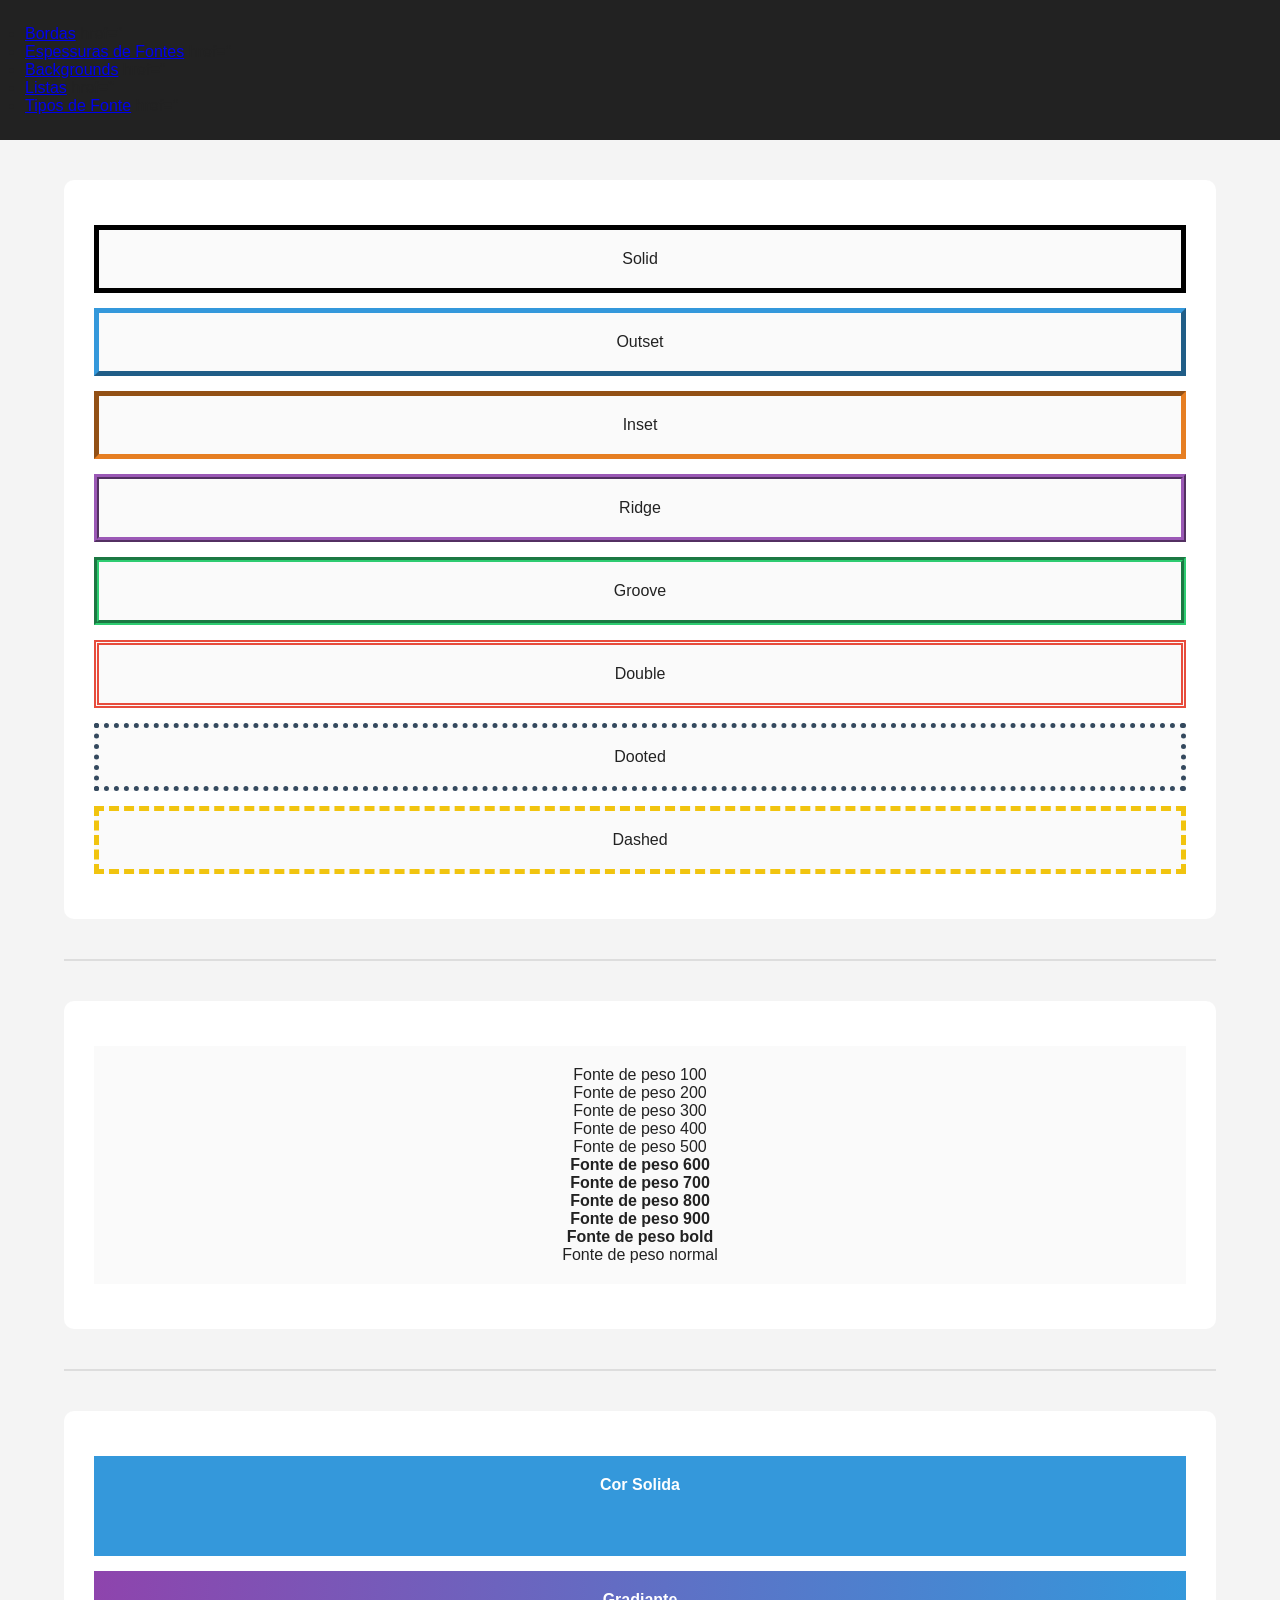
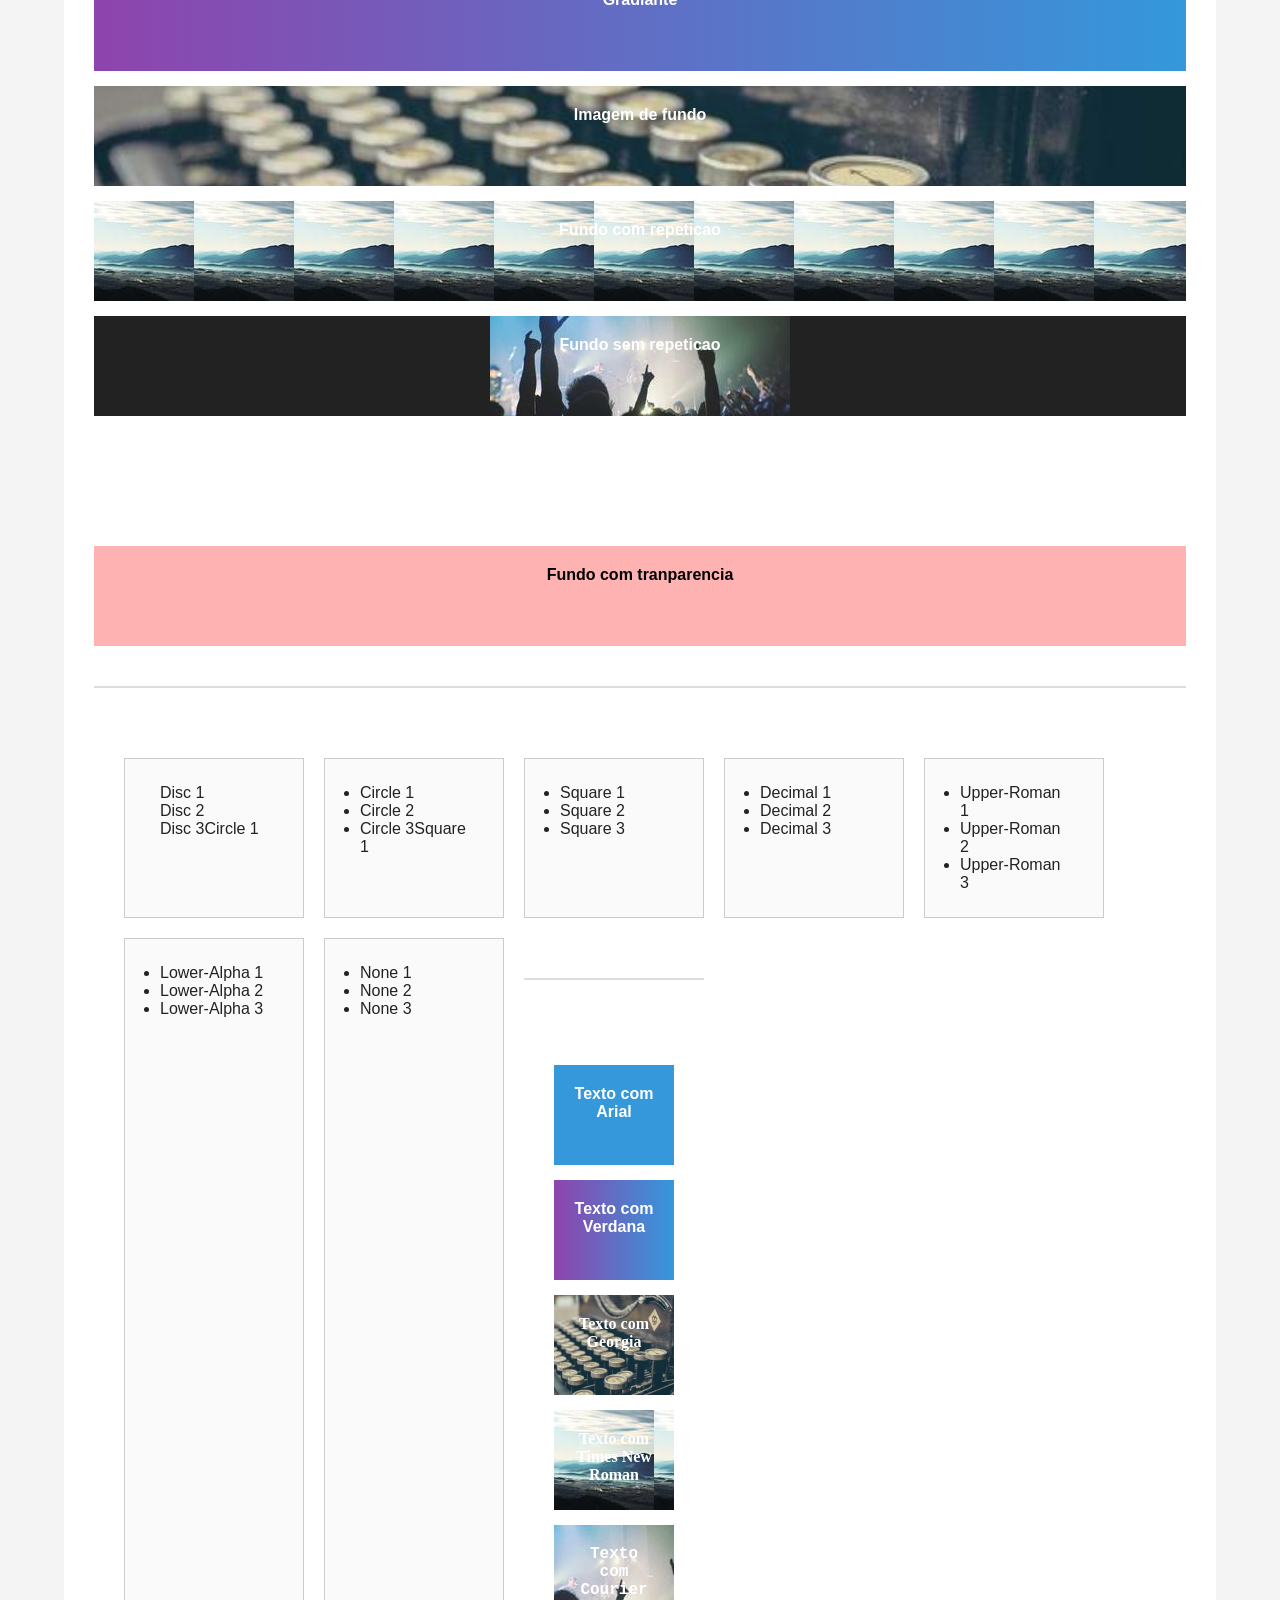
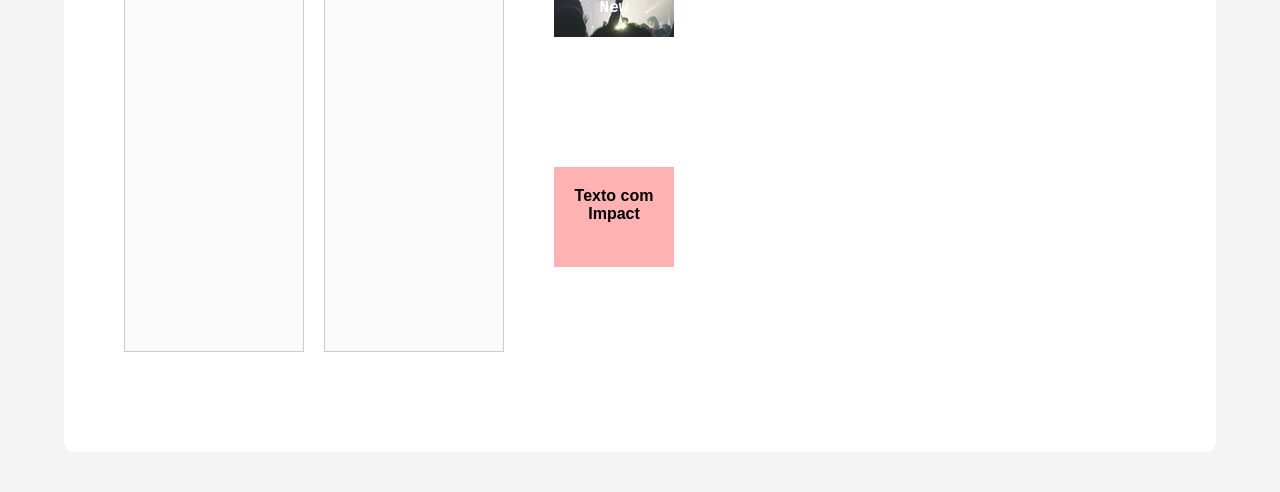
<file: atividade_final_css/index.html>
<!DOCTYPE html>
<html lang="pt-BR"">
<head>
    <meta charset="UTF-8">
    <meta name="viewport" content="width=device-width, initial-scale=1.0">
    <title>Document</title>
    <link rel="stylesheet" href="style/style.css">
</head>
<body>
  <header>
      <ul>
       <li><a href="#bordas">Bordas</a> href="</li>
       <li><a href="#espessura-fontes">Espessuras de Fontes</a> href="</li>
       <li><a href="#backfrounds">Backgrounds</a> href="</li>
       <li><a href="#alistas">Listas</a> href="</li>
       <li><a href="#tipos-fontes">Tipos de Fonte</a> href="</li>
      </ul>
    </nav>
    <nav>
  </header>


<main>
      <section class="secao bordas">
              <article>
                <p>Solid</p>
              </article>
              <article>
                <p>Outset</p>
              </article>
              <article>
                <p>Inset</p>
              </article>
              <article>
                <p>Ridge</p>
              </article>
              <article>
                <p>Groove</p>
              </article>
              <article>
                <p>Double</p>
              </article>
              <article>
                <p>Dooted</p>
              </article>
              <article>
                <p>Dashed</p>
              </article>
        </section>
             <hr>

             <section id="Espessura-fontes" class="secao Espessura-fontes">
                <article>
                             <p class="peso-100" >Fonte de peso 100</p>
                <p class="peso-200" >Fonte de peso 200</p>
                <p class="peso-300" >Fonte de peso 300</p>
                <p class="peso-400" >Fonte de peso 400</p>
                <p class="peso-500" >Fonte de peso 500</p>
                <p class="peso-600" >Fonte de peso 600</p>
                <p class="peso-700" >Fonte de peso 700</p>
                <p class="peso-800" >Fonte de peso 800</p>
                <p class="peso-900" >Fonte de peso 900</p>
                <p class="peso-bold" >Fonte de peso bold</p>
                <p class="peso-normal" >Fonte de peso normal</p>
                </article>
              </section>

          <hr>

         <section id="backgrounds" class="secao backgrounds">
            <article>
              <p>Cor Solida</p>
            </article>
            <article>
              <p>Gradiante</p>
            </article>
            <article>
              <p>Imagem de fundo</p>
            </article>
            <article>
              <p>Fundo com repeticao</p>
            </article>
            <article>
              <p>Fundo sem repeticao</p>
            </article>
            <article>
              <p>Fundo fixo</p>
            </article>
            <article>
              <p>Fundo com tranparencia</p>
            </article>
        <section>

   <hr> 

      <section id="listas" class="secao listas">
       <ul>
        <li>Disc 1</li>
        <li>Disc 2</li>
        <li>Disc 3Circle 1</li>
       </ul>
       <ul>
        <li>Circle 1</li>
        <li>Circle 2</li>
        <li>Circle 3Square 1</li>
       </ul>
       <ul>
        <li>Square 1</li>
        <li>Square 2</li>
        <li>Square 3</li>
       </ul>
       <ul>
        <li>Decimal 1</li>
        <li>Decimal 2</li>
        <li>Decimal 3</li>
      </ul>   
      <ul>
        <li>Upper-Roman 1</li>
        <li>Upper-Roman 2</li>
        <li>Upper-Roman 3</li>
       </ul> 
      <ul>     
        <li>Lower-Alpha 1</li>
        <li>Lower-Alpha 2</li>
        <li>Lower-Alpha 3</li>
       </ul>
       <ul>
        <li>None 1</li>
        <li>None 2</li>
        <li>None 3</li>
       </ul>
         <section>

     <hr>

    <section id="tipos-fontes" class="secao tipos-fontes">
      <article>
        <p>Texto com Arial</p>
      </article>
      <article>
        <p>Texto com Verdana</p>
      </article>
      <article>
        <p>Texto com Georgia</p>
      </article>
      <article>
        <p>Texto com Times New Roman</p>
      </article>
      <article>
        <p>Texto com Courier New </p>
      </article>
      <article>
        <p>Texto com Trebuchet MS</p>
      </article>
      <article>
        <p>Texto com Impact</p>
        </p>
      </article>
    </section>
     

     <section>
     <main>
</body>
</html>
</file>
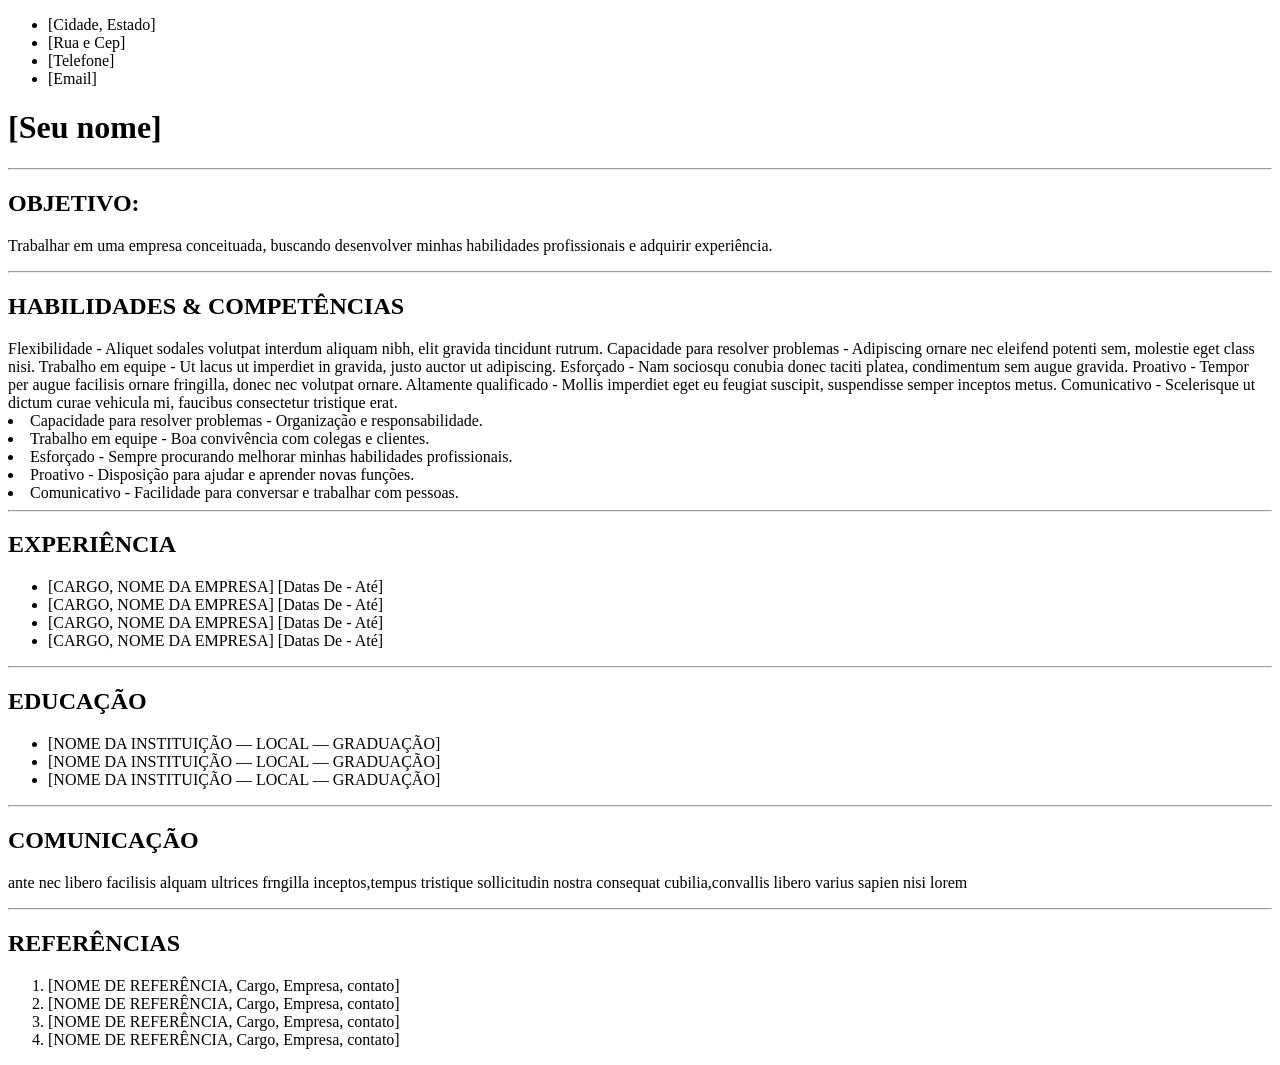
<file: curriculo_html/index.html>
<!DOCTYPE html>
<html lang="pt-br">
 
<head>
    <meta charset="UTF-8">
    <title>Currículo</title>
</head>
 
<body>
 
    <ul>
        <li>[Cidade, Estado]</li>
        <li>[Rua e Cep]</li>
        <li>[Telefone]</li>
        <li>[Email]</li>
    </ul>
 
    <h1>[Seu nome]</h1>
 
    <hr>
 
    <h2>OBJETIVO:</h2>
 
    <p>
        Trabalhar em uma empresa conceituada,
        buscando desenvolver minhas habilidades
        profissionais e adquirir experiência.
    </p>
 
    <hr>
 
    <h2>HABILIDADES & COMPETÊNCIAS</h2>
 
     
        </body>
            Flexibilidade - Aliquet sodales volutpat interdum aliquam nibh, elit gravida tincidunt rutrum.
            Capacidade para resolver problemas - Adipiscing ornare nec eleifend potenti sem, molestie eget class nisi.
            Trabalho em equipe - Ut lacus ut imperdiet in gravida, justo auctor ut adipiscing.
            Esforçado - Nam sociosqu conubia donec taciti platea, condimentum sem augue gravida.
            Proativo - Tempor per augue facilisis ornare fringilla, donec nec volutpat ornare.
            Altamente qualificado - Mollis imperdiet eget eu feugiat suscipit, suspendisse semper inceptos metus.
            Comunicativo - Scelerisque ut dictum curae vehicula mi, faucibus consectetur tristique erat.
        
</hr>
 
        <li>
            Capacidade para resolver problemas -
            Organização e responsabilidade.
        </li>
 
        <li>
            Trabalho em equipe - Boa convivência
            com colegas e clientes.
        </li>
 
        <li>
            Esforçado - Sempre procurando melhorar
            minhas habilidades profissionais.
        </li>
 
        <li>
            Proativo - Disposição para ajudar
            e aprender novas funções.
        </li>
 
        <li>
            Comunicativo - Facilidade para conversar
            e trabalhar com pessoas.
        </li>
   
 
    <hr>
 
    <h2>EXPERIÊNCIA</h2>
 
    <ul>
        <li>
            [CARGO, NOME DA EMPRESA]
            [Datas De - Até]
        </li>
 
        <li>
            [CARGO, NOME DA EMPRESA]
            [Datas De - Até]
        </li>
 
        <li>
            [CARGO, NOME DA EMPRESA]
            [Datas De - Até]
        </li>
 
        <li>
            [CARGO, NOME DA EMPRESA]
            [Datas De - Até]
        </li>
    </ul>
 
    <hr>
 
    <h2>EDUCAÇÃO</h2>
 
    <ul>
        <li>
            [NOME DA INSTITUIÇÃO — LOCAL — GRADUAÇÃO]
        </li>
 
        <li>
            [NOME DA INSTITUIÇÃO — LOCAL — GRADUAÇÃO]
        </li>
 
        <li>
            [NOME DA INSTITUIÇÃO — LOCAL — GRADUAÇÃO]
        </li>
    </ul>
 
    <hr>
 
    <h2>COMUNICAÇÃO</h2>
 
    <p>
        ante nec libero facilisis alquam ultrices frngilla inceptos,tempus tristique sollicitudin nostra  consequat cubilia,convallis libero varius sapien nisi lorem
    </p>
 
    <hr>
 
    <h2>REFERÊNCIAS</h2>
 
    <ol>
        <li>
            [NOME DE REFERÊNCIA, Cargo,
            Empresa, contato]
        </li>
 
        <li>
            [NOME DE REFERÊNCIA, Cargo,
            Empresa, contato]
        </li>
 
        <li>
            [NOME DE REFERÊNCIA, Cargo,
            Empresa, contato]
        </li>
 
        <li>
            [NOME DE REFERÊNCIA, Cargo,
            Empresa, contato]
        </li>
    </ol>
 
</body>
 
</html>
</file>
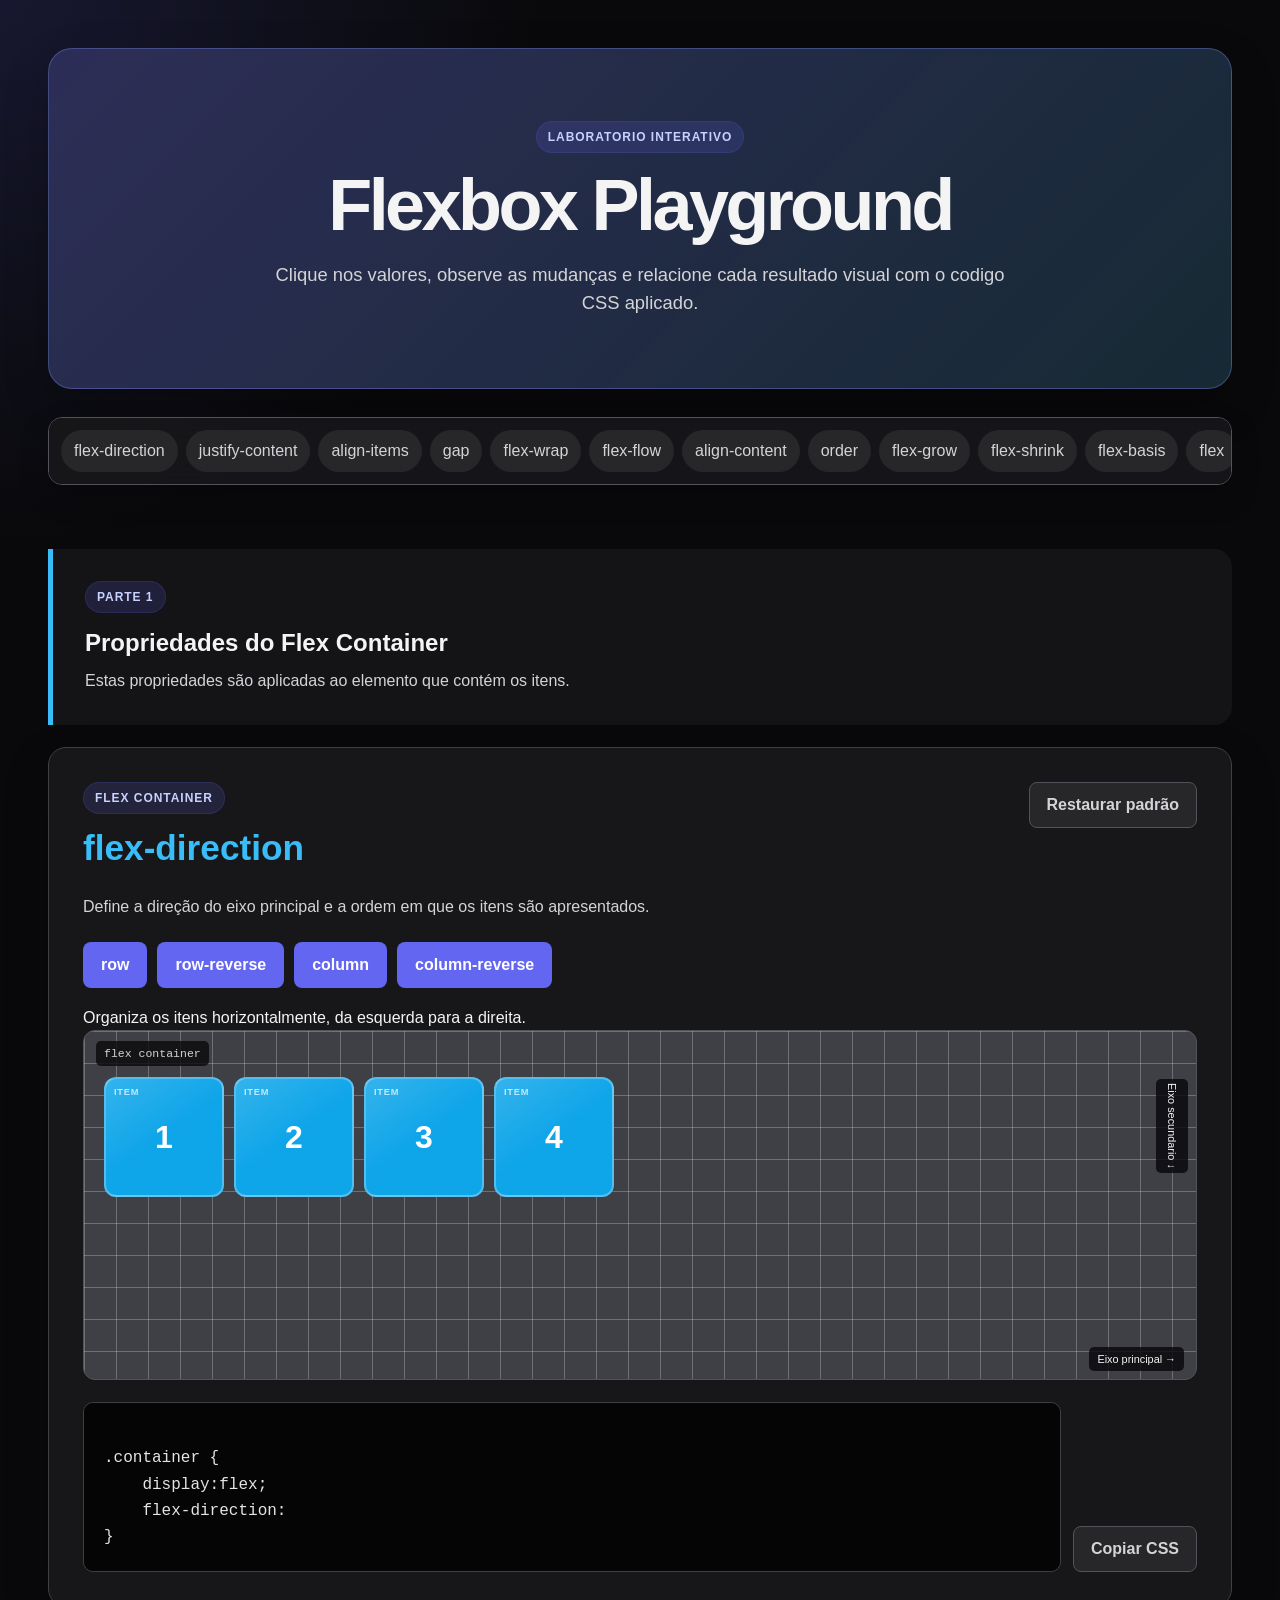
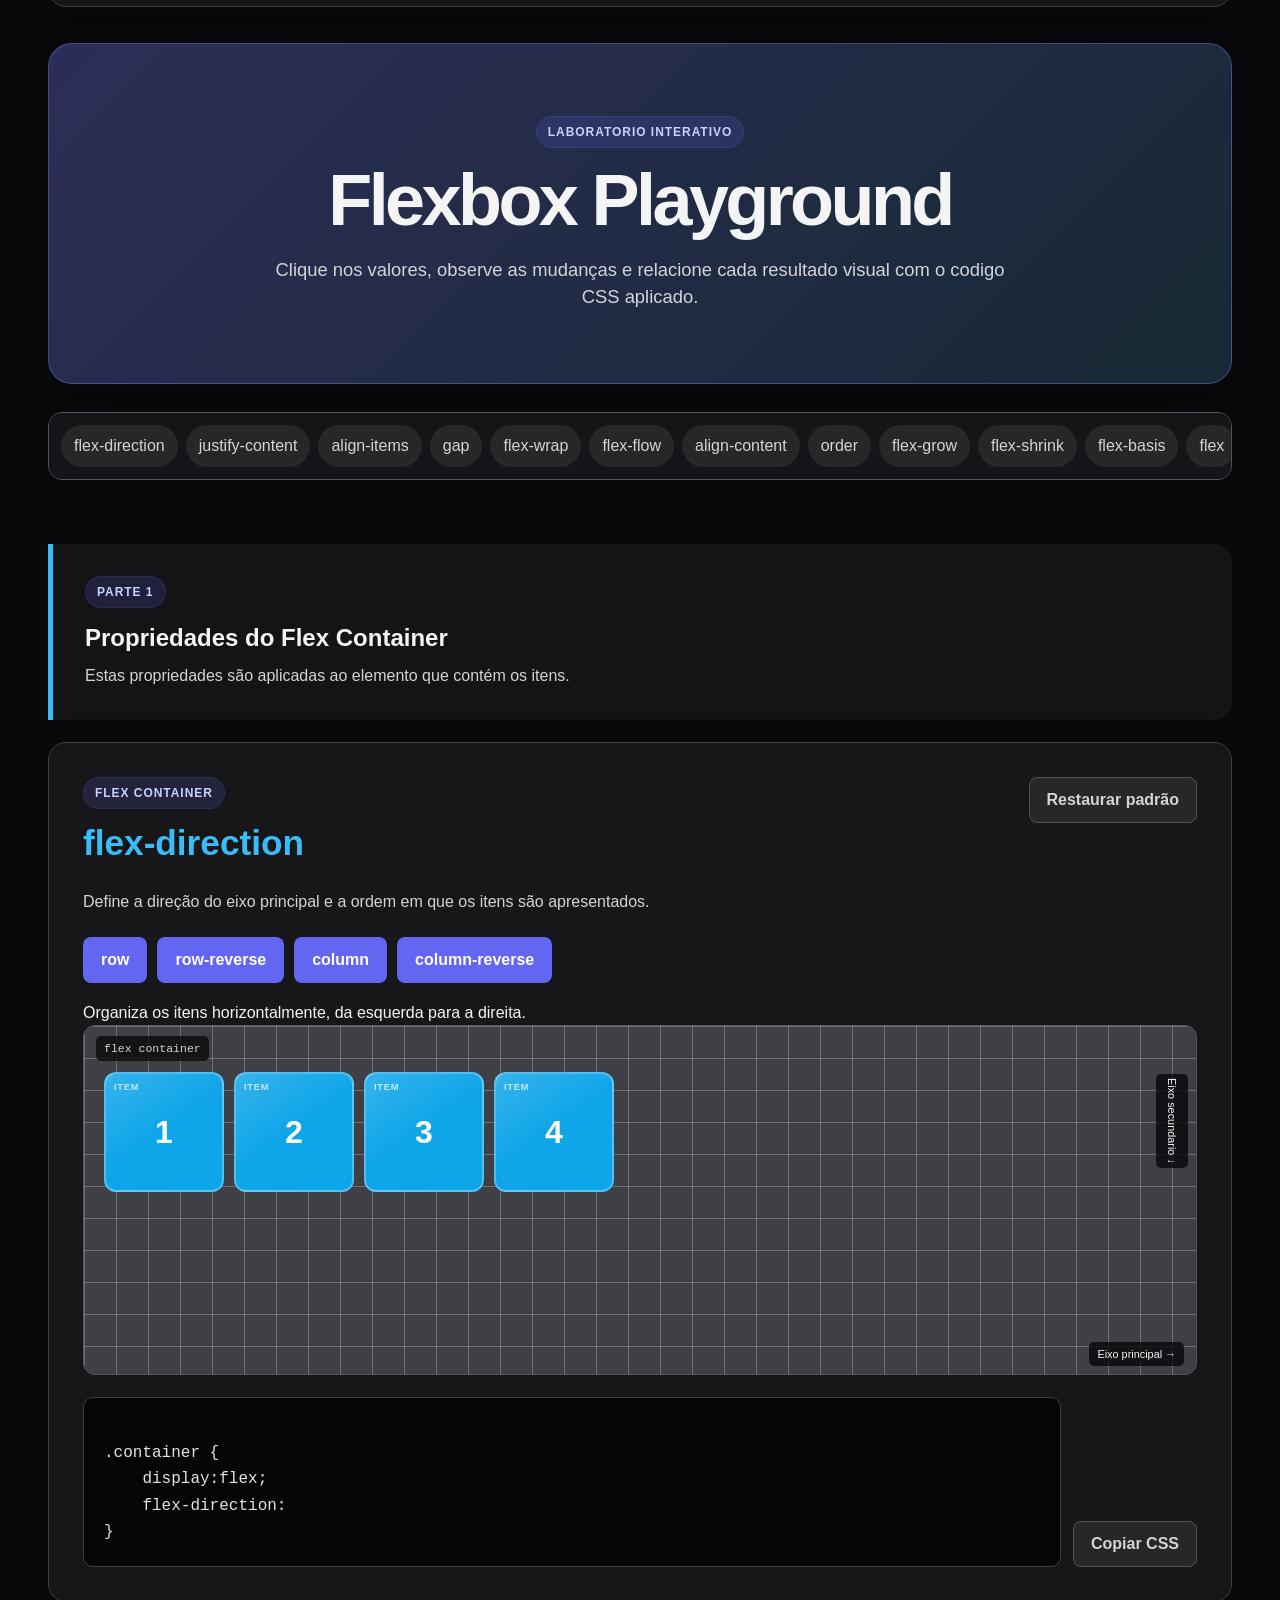
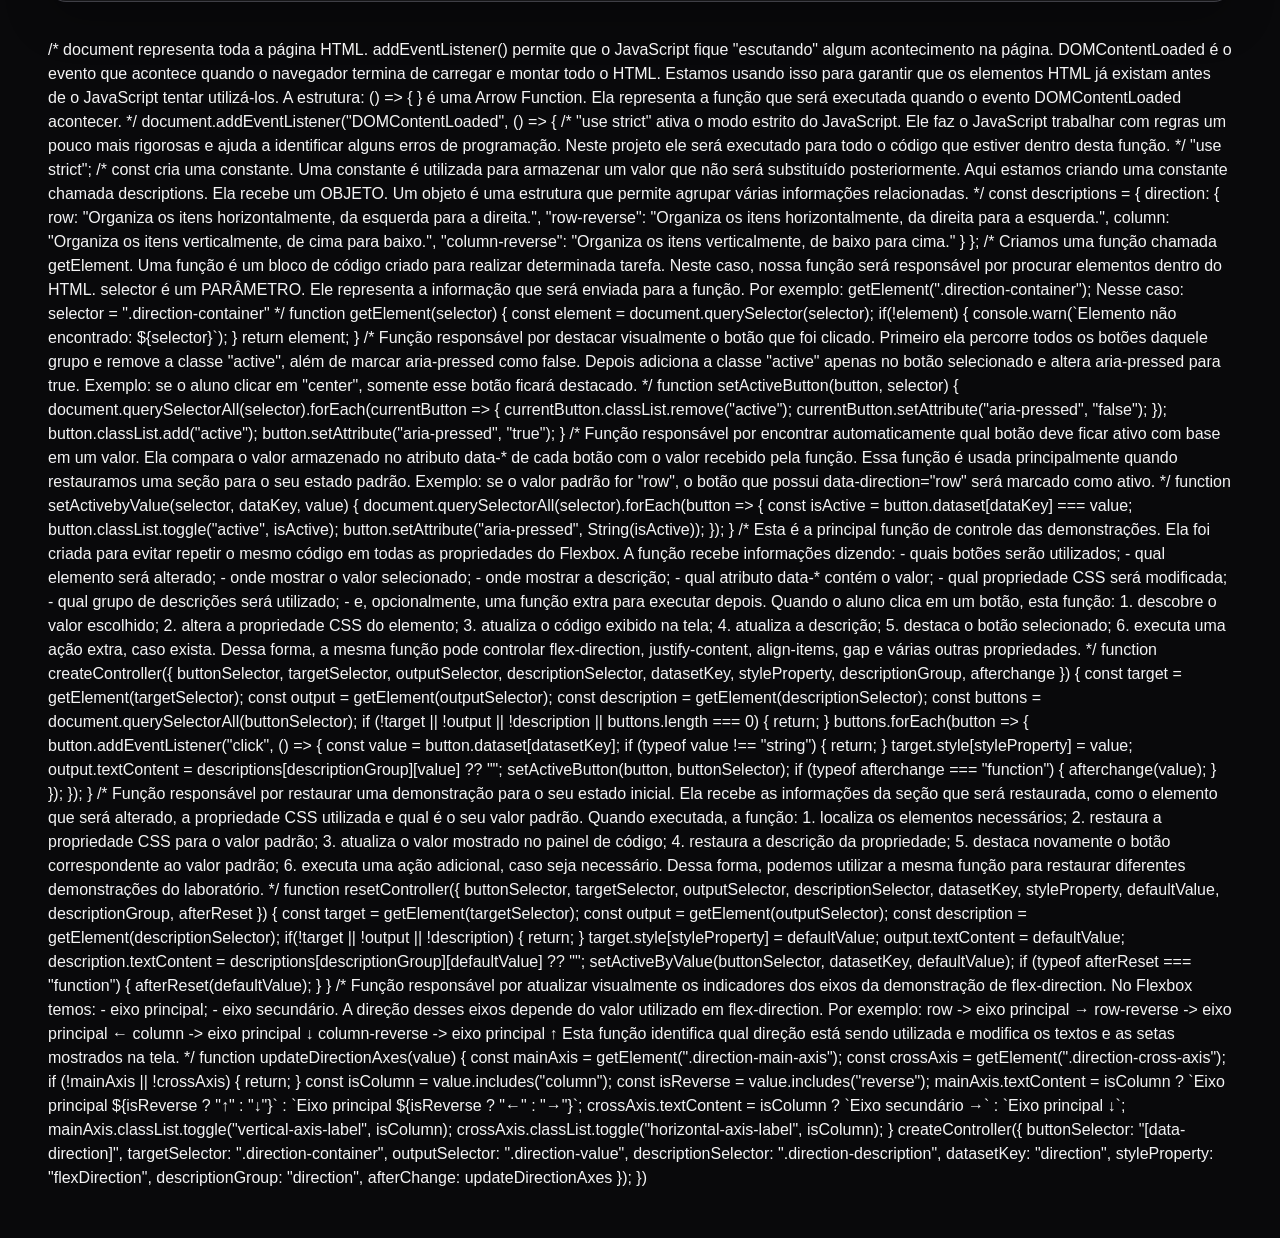
<file: flexbox/index.html>
<!-- Define que o documento utiliza HTML5. Deve ser a primeira declaracao do arquivo -->
<!DOCTYPE html>
<!-- A tag htmlenvolve toda a pagina. lang="pt-BR" informa o idioma para navegadores e leitores de tela. -->
<html lang="pt-BR">
    <!-- O head guarda configuracoes e informacoes que nao aparecem diretamente no conteudo visual -->
<head>
    <!-- Permite utilizar acentos, cedilha e outros caracteres especiais corretamente. -->
    <meta charset="UTF-8">
    <!-- Faz o layout respeitar a largura real de celulares, tablets e computadores. -->
    <meta name="viewport" content="width=device-width, initial-scale=1.0">
    <!-- Descrição usada por mecanismos de busca e no compartilhamento do link -->
    <meta name="description" content="Laboratorio interativo para aprender e praticar as principais propriedades do CSS  Flexbox">
    <!-- Texto exibido na aba do navegador -->
    <title>Laboratorio Flexbox</title>
    <!-- Conecta o HTML ao arquivo CSS responsavel pela aparencia da pagina -->
    <link rel="stylesheet" href="style/style.css">
</head>
<!-- O body contém todo o conteudo visivel da pagina -->
<body>
 
    <!-- ===================================================
         CABEÇALHO PRINCIPAL
         Apresenta o nome e a proposta do laboratório.
    =================================================== -->
    <header class="page-header">
        <!-- Pequeno rótulo visual acima do título principal -->
        <span class="page-label">Laboratorio interativo</span>
        <!-- h1 é o título principal e deve representar o assunto da página. -->
        <h1>Flexbox Playground</h1>
        <p>
            Clique nos valores, observe as mudanças e relacione cada resultado visual com o codigo CSS aplicado.
        </p>
    </header>
 
    <!-- ===================================================
         NAVEGAÇÃO INTERNA
         cada link aponta para o id de uma seção da pagina.
         arial-label descreve o menu para tecnologias assistivas.
    =================================================== -->
 
    <nav class="property-navigation" aria-label="Navegação das propriedades do Flexbox">
        <a href="#flex-direction">flex-direction</a>
        <a href="#justify-content">justify-content</a>
        <a href="#align-items">align-items</a>
        <a href="#gap">gap</a>
        <a href="#flex-wrap">flex-wrap</a>
        <a href="#flex-flow">flex-flow</a>
        <a href="#align-content">align-content</a>
        <a href="#order">order</a>
        <a href="#flex-grow">flex-grow</a>
        <a href="#flex-shrink">flex-shrink</a>
        <a href="#flex-basis">flex-basis</a>
        <a href="#flex">flex</a>
        <a href="#align-self">align-self</a>
        <a href="#desafio">desafio</a>
    </nav>
 
    <!-- O main reune o conteudo principal do laboratorio -->
     <main>
        <!-- ===================================================
         PARTE 1 - PROPRIEDADES DO FLEX CONTAINER
         São aplicadas ao elemento pai, responsavel po organizar os itens.
        =================================================== -->
        <header class="group-header">
            <span>Parte 1</span>
            <h2>Propriedades do Flex Container</h2>
            <p>Estas propriedades são aplicadas ao elemento que contém os itens.</p>
        </header>
 
        <!-- ===========================================
            SEÇÃO: flex-direction
            Define a direção do eixo principal e a ordem inicial dos itens.
            O id permite acessar esta seção pelo menu de navegação
        =========================================== -->
        <section class="demo" id="flex-direction">
            <!-- Agrupa o título da propriedade e o botão que restaura o valor inicial. -->
             <div class="demo-heading">
                <div>
                    <span class="property-type">Flex Container</span>
                    <h2>flex-direction</h2>
                </div>
                <button type="button" class="reset-button" data-reset-section="direction">Restaurar padrão</button>
             </div>
 
             <p class="demo-introduction">
                Define a direção do eixo principal e a ordem em que os itens são apresentados.
             </p>
 
             <!--
                Grupo de botões com os valores da propriedade.
                role="group" e arial-label ajudam leitores de tela.
                data-* guarda o valor que será lido pelo JavaScript.
                aria-pressed informs qual botão está ativo.
             -->
                <div class="buttons" role="group" aria-label="Valores de flex-direction">
                    <button type="button" data-direction="row" aria-pressed="true">row</button>
                    <button type="button" data-direction="row-reverse" aria-pressed="false">row-reverse</button>
                    <button type="button" data-direction="column" aria-pressed="false">column</button>
                    <button type="button" data-direction="column-reverse" aria-pressed="false">column-reverse</button>
                </div>
 
                <!--
                Descrição atualizada pelo JavaScript conforme o botão escolhido.
                aria-live="polite" permite anunciar a mudança para leitores de tela.
                -->
 
                <p class="property-descripition direction-descript" aria-live="polite">
                    Organiza os itens horizontalmente, da esquerda para a direita.
                </p>
 
                <!--
                    Área visual da demontração.
                    A classe container recebe display:flex no CSS.
                    A segunda classe identifica a propriedade demonstrada.
                -->
                <div class="container direction-container" id="direction-container">
                    <span class="container-label">flex container</span>
                    <!-- Indicadores dos eixos; o JavaScript atualiza as setas nesta seção-->
                    <span class="axis axis-main direction-main-axis">Eixo principal →</span>
                    <span class="axis axis-cross direction-cross-axis">Eixo secundario ↓</span>
                    <!-- Cada elemento .item é um flex Item. Os números facilitam observar ordem e posição -->
                     <div><span class="item">1</span></div>
                     <div><span class="item">2</span></div>
                     <div><span class="item">3</span></div>
                     <div><span class="item">4</span></div>
                </div>
 
                <!--
                    Mostra o CSS correspondente ao valor selecionado.
                    pre preserva espaços e quebras linha; code identifica código-fonte.
                    O botão usa data-copy-property e data-copy-target para copiar o resultado.
                -->
                <div class="code-wrapper">
                    <pre class="code"><code>.container {
    display:flex;
    flex-direction: <strong class="direction-value" aria-live="polite"></strong>
}</code></pre>
                <button type="button" class="copy-button" data-copy-property="flex-direction"
                    data-copy-targed=".direction-value">Copiar CSS</button>
            </div>
        </section>
     </main>
</body>
</html><!-- Define que o documento utiliza HTML5. Deve ser a primeira declaracao do arquivo -->
<!DOCTYPE html>
<!-- A tag htmlenvolve toda a pagina. lang="pt-BR" informa o idioma para navegadores e leitores de tela. -->
<html lang="pt-BR">
    <!-- O head guarda configuracoes e informacoes que nao aparecem diretamente no conteudo visual -->
<head>
    <!-- Permite utilizar acentos, cedilha e outros caracteres especiais corretamente. -->
    <meta charset="UTF-8">
    <!-- Faz o layout respeitar a largura real de celulares, tablets e computadores. -->
    <meta name="viewport" content="width=device-width, initial-scale=1.0">
    <!-- Descrição usada por mecanismos de busca e no compartilhamento do link -->
    <meta name="description" content="Laboratorio interativo para aprender e praticar as principais propriedades do CSS  Flexbox">
    <!-- Texto exibido na aba do navegador -->
    <title>Laboratorio Flexbox</title>
    <!-- Conecta o HTML ao arquivo CSS responsavel pela aparencia da pagina -->
    <link rel="stylesheet" href="style/style.css">
</head>
<!-- O body contém todo o conteudo visivel da pagina -->
<body>
 
    <!-- ===================================================
         CABEÇALHO PRINCIPAL
         Apresenta o nome e a proposta do laboratório.
    =================================================== -->
    <header class="page-header">
        <!-- Pequeno rótulo visual acima do título principal -->
        <span class="page-label">Laboratorio interativo</span>
        <!-- h1 é o título principal e deve representar o assunto da página. -->
        <h1>Flexbox Playground</h1>
        <p>
            Clique nos valores, observe as mudanças e relacione cada resultado visual com o codigo CSS aplicado.
        </p>
    </header>
 
    <!-- ===================================================
         NAVEGAÇÃO INTERNA
         cada link aponta para o id de uma seção da pagina.
         arial-label descreve o menu para tecnologias assistivas.
    =================================================== -->
 
    <nav class="property-navigation" aria-label="Navegação das propriedades do Flexbox">
        <a href="#flex-direction">flex-direction</a>
        <a href="#justify-content">justify-content</a>
        <a href="#align-items">align-items</a>
        <a href="#gap">gap</a>
        <a href="#flex-wrap">flex-wrap</a>
        <a href="#flex-flow">flex-flow</a>
        <a href="#align-content">align-content</a>
        <a href="#order">order</a>
        <a href="#flex-grow">flex-grow</a>
        <a href="#flex-shrink">flex-shrink</a>
        <a href="#flex-basis">flex-basis</a>
        <a href="#flex">flex</a>
        <a href="#align-self">align-self</a>
        <a href="#desafio">desafio</a>
    </nav>
 
    <!-- O main reune o conteudo principal do laboratorio -->
     <main>
        <!-- ===================================================
         PARTE 1 - PROPRIEDADES DO FLEX CONTAINER
         São aplicadas ao elemento pai, responsavel po organizar os itens.
        =================================================== -->
        <header class="group-header">
            <span>Parte 1</span>
            <h2>Propriedades do Flex Container</h2>
            <p>Estas propriedades são aplicadas ao elemento que contém os itens.</p>
        </header>
 
        <!-- ===========================================
            SEÇÃO: flex-direction
            Define a direção do eixo principal e a ordem inicial dos itens.
            O id permite acessar esta seção pelo menu de navegação
        =========================================== -->
        <section class="demo" id="flex-direction">
            <!-- Agrupa o título da propriedade e o botão que restaura o valor inicial. -->
             <div class="demo-heading">
                <div>
                    <span class="property-type">Flex Container</span>
                    <h2>flex-direction</h2>
                </div>
                <button type="button" class="reset-button" data-reset-section="direction">Restaurar padrão</button>
             </div>
 
             <p class="demo-introduction">
                Define a direção do eixo principal e a ordem em que os itens são apresentados.
             </p>
 
             <!--
                Grupo de botões com os valores da propriedade.
                role="group" e arial-label ajudam leitores de tela.
                data-* guarda o valor que será lido pelo JavaScript.
                aria-pressed informs qual botão está ativo.
             -->
                <div class="buttons" role="group" aria-label="Valores de flex-direction">
                    <button type="button" data-direction="row" aria-pressed="true">row</button>
                    <button type="button" data-direction="row-reverse" aria-pressed="false">row-reverse</button>
                    <button type="button" data-direction="column" aria-pressed="false">column</button>
                    <button type="button" data-direction="column-reverse" aria-pressed="false">column-reverse</button>
                </div>
 
                <!--
                Descrição atualizada pelo JavaScript conforme o botão escolhido.
                aria-live="polite" permite anunciar a mudança para leitores de tela.
                -->
 
                <p class="property-descripition direction-descript" aria-live="polite">
                    Organiza os itens horizontalmente, da esquerda para a direita.
                </p>
 
                <!--
                    Área visual da demontração.
                    A classe container recebe display:flex no CSS.
                    A segunda classe identifica a propriedade demonstrada.
                -->
                <div class="container direction-container" id="direction-container">
                    <span class="container-label">flex container</span>
                    <!-- Indicadores dos eixos; o JavaScript atualiza as setas nesta seção-->
                    <span class="axis axis-main direction-main-axis">Eixo principal →</span>
                    <span class="axis axis-cross direction-cross-axis">Eixo secundario ↓</span>
                    <!-- Cada elemento .item é um flex Item. Os números facilitam observar ordem e posição -->
                     <div><span class="item">1</span></div>
                     <div><span class="item">2</span></div>
                     <div><span class="item">3</span></div>
                     <div><span class="item">4</span></div>
                </div>
 
                <!--
                    Mostra o CSS correspondente ao valor selecionado.
                    pre preserva espaços e quebras linha; code identifica código-fonte.
                    O botão usa data-copy-property e data-copy-target para copiar o resultado.
                -->
                <div class="code-wrapper">
                    <pre class="code"><code>.container {
    display:flex;
    flex-direction: <strong class="direction-value" aria-live="polite"></strong>
}</code></pre>
                <button type="button" class="copy-button" data-copy-property="flex-direction"
                    data-copy-targed=".direction-value">Copiar CSS</button>
            </div>
        </section>
        
     </main>

<script src="js/script.js"></script>


</body>
</html>

/*
    document representa toda a página HTML.
 
    addEventListener() permite que o JavaScript fique "escutando"
    algum acontecimento na página.
 
    DOMContentLoaded é o evento que acontece quando o navegador
    termina de carregar e montar todo o HTML.
 
    Estamos usando isso para garantir que os elementos HTML já
    existam antes de o JavaScript tentar utilizá-los.
 
    A estrutura:
 
    () => {
 
    }
 
    é uma Arrow Function.
 
    Ela representa a função que será executada quando o evento
    DOMContentLoaded acontecer.
*/
 
document.addEventListener("DOMContentLoaded", () => {
   
    /*
        "use strict" ativa o modo estrito do JavaScript.
 
        Ele faz o JavaScript trabalhar com regras um pouco mais
        rigorosas e ajuda a identificar alguns erros de programação.
 
        Neste projeto ele será executado para todo o código que
        estiver dentro desta função.
    */
    "use strict";
 
    /*
        const cria uma constante.
 
        Uma constante é utilizada para armazenar um valor que não
        será substituído posteriormente.
 
        Aqui estamos criando uma constante chamada descriptions.
 
        Ela recebe um OBJETO.
 
        Um objeto é uma estrutura que permite agrupar várias
        informações relacionadas.
    */
    const descriptions = {
        direction: {
            row: "Organiza os itens horizontalmente, da esquerda para a direita.",
            "row-reverse": "Organiza os itens horizontalmente, da direita para a esquerda.",
            column: "Organiza os itens verticalmente, de cima para baixo.",
            "column-reverse": "Organiza os itens verticalmente, de baixo para cima."
        }
    };
 
    /*
        Criamos uma função chamada getElement.
 
        Uma função é um bloco de código criado para realizar
        determinada tarefa.
 
        Neste caso, nossa função será responsável por procurar
        elementos dentro do HTML.
 
        selector é um PARÂMETRO.
 
        Ele representa a informação que será enviada para a função.
 
        Por exemplo:
 
        getElement(".direction-container");
 
        Nesse caso:
 
        selector = ".direction-container"
    */
    function getElement(selector) {
        const element = document.querySelector(selector);
 
        if(!element) {
            console.warn(`Elemento não encontrado: ${selector}`);
        }
 
        return element;
    }
 
    /*
        Função responsável por destacar visualmente o botão que foi clicado.
 
        Primeiro ela percorre todos os botões daquele grupo e remove
        a classe "active", além de marcar aria-pressed como false.
 
        Depois adiciona a classe "active" apenas no botão selecionado
        e altera aria-pressed para true.
 
        Exemplo:
        se o aluno clicar em "center", somente esse botão ficará destacado.
    */
    function setActiveButton(button, selector) {
        document.querySelectorAll(selector).forEach(currentButton => {
            currentButton.classList.remove("active");
            currentButton.setAttribute("aria-pressed", "false");
        });
 
        button.classList.add("active");
        button.setAttribute("aria-pressed", "true");
    }
 
    /*
        Função responsável por encontrar automaticamente qual botão
        deve ficar ativo com base em um valor.
 
        Ela compara o valor armazenado no atributo data-* de cada botão
        com o valor recebido pela função.
 
        Essa função é usada principalmente quando restauramos uma seção
        para o seu estado padrão.
 
        Exemplo:
        se o valor padrão for "row", o botão que possui
        data-direction="row" será marcado como ativo.
    */
   function setActivebyValue(selector, dataKey, value) {
    document.querySelectorAll(selector).forEach(button => {
        const isActive = button.dataset[dataKey] === value;
 
        button.classList.toggle("active", isActive);
        button.setAttribute("aria-pressed", String(isActive));
    });
   }
 
   /*
        Esta é a principal função de controle das demonstrações.
 
        Ela foi criada para evitar repetir o mesmo código em todas
        as propriedades do Flexbox.
 
        A função recebe informações dizendo:
 
        - quais botões serão utilizados;
        - qual elemento será alterado;
        - onde mostrar o valor selecionado;
        - onde mostrar a descrição;
        - qual atributo data-* contém o valor;
        - qual propriedade CSS será modificada;
        - qual grupo de descrições será utilizado;
        - e, opcionalmente, uma função extra para executar depois.
 
        Quando o aluno clica em um botão, esta função:
 
        1. descobre o valor escolhido;
        2. altera a propriedade CSS do elemento;
        3. atualiza o código exibido na tela;
        4. atualiza a descrição;
        5. destaca o botão selecionado;
        6. executa uma ação extra, caso exista.
 
        Dessa forma, a mesma função pode controlar flex-direction,
        justify-content, align-items, gap e várias outras propriedades.
    */
    function createController({
        buttonSelector,
        targetSelector,
        outputSelector,
        descriptionSelector,
        datasetKey,
        styleProperty,
        descriptionGroup,
        afterchange
    }) {
        const target = getElement(targetSelector);
        const output = getElement(outputSelector);
        const description = getElement(descriptionSelector);
        const buttons = document.querySelectorAll(buttonSelector);
 
        if (!target || !output || !description || buttons.length === 0) {
            return;
        }
 
        buttons.forEach(button => {
            button.addEventListener("click", () => {
                const value = button.dataset[datasetKey];
 
                if (typeof value !== "string") {
                    return;
                }
 
                target.style[styleProperty] = value;
                output.textContent = descriptions[descriptionGroup][value] ?? "";
                setActiveButton(button, buttonSelector);
 
                if (typeof afterchange === "function") {
                    afterchange(value);
                }
            });
        });
    }
 
    /*
        Função responsável por restaurar uma demonstração
        para o seu estado inicial.
 
        Ela recebe as informações da seção que será restaurada,
        como o elemento que será alterado, a propriedade CSS
        utilizada e qual é o seu valor padrão.
 
        Quando executada, a função:
 
        1. localiza os elementos necessários;
        2. restaura a propriedade CSS para o valor padrão;
        3. atualiza o valor mostrado no painel de código;
        4. restaura a descrição da propriedade;
        5. destaca novamente o botão correspondente ao valor padrão;
        6. executa uma ação adicional, caso seja necessário.
 
        Dessa forma, podemos utilizar a mesma função para restaurar
        diferentes demonstrações do laboratório.
    */
    function resetController({
        buttonSelector,
        targetSelector,
        outputSelector,
        descriptionSelector,
        datasetKey,
        styleProperty,
        defaultValue,
        descriptionGroup,
        afterReset
    }) {
        const target = getElement(targetSelector);
        const output = getElement(outputSelector);
        const description = getElement(descriptionSelector);
 
        if(!target || !output || !description) {
            return;
        }
 
        target.style[styleProperty] = defaultValue;
        output.textContent = defaultValue;
        description.textContent = descriptions[descriptionGroup][defaultValue] ?? "";
        setActiveByValue(buttonSelector, datasetKey, defaultValue);
 
        if (typeof afterReset === "function") {
            afterReset(defaultValue);
        }
    }
 
    /*
        Função responsável por atualizar visualmente os indicadores
        dos eixos da demonstração de flex-direction.
 
        No Flexbox temos:
 
        - eixo principal;
        - eixo secundário.
 
        A direção desses eixos depende do valor utilizado em
        flex-direction.
 
        Por exemplo:
 
        row            -> eixo principal →
        row-reverse    -> eixo principal ←
        column         -> eixo principal ↓
        column-reverse -> eixo principal ↑
 
        Esta função identifica qual direção está sendo utilizada
        e modifica os textos e as setas mostrados na tela.
    */
 
    function updateDirectionAxes(value) {
        const mainAxis = getElement(".direction-main-axis");
        const crossAxis = getElement(".direction-cross-axis");
 
        if (!mainAxis || !crossAxis) {
            return;
        }
 
        const isColumn = value.includes("column");
        const isReverse = value.includes("reverse");
 
        mainAxis.textContent = isColumn
            ? `Eixo principal ${isReverse ? "↑" : "↓"}`
            : `Eixo principal ${isReverse ? "←" : "→"}`;
       
        crossAxis.textContent = isColumn
        ? `Eixo secundário →`
        : `Eixo principal ↓`;
 
        mainAxis.classList.toggle("vertical-axis-label", isColumn);
        crossAxis.classList.toggle("horizontal-axis-label", isColumn);
    }
 
    createController({
        buttonSelector: "[data-direction]",
        targetSelector: ".direction-container",
        outputSelector: ".direction-value",
        descriptionSelector: ".direction-description",
        datasetKey: "direction",
        styleProperty: "flexDirection",
        descriptionGroup: "direction",
        afterChange: updateDirectionAxes
    });
})
</file>
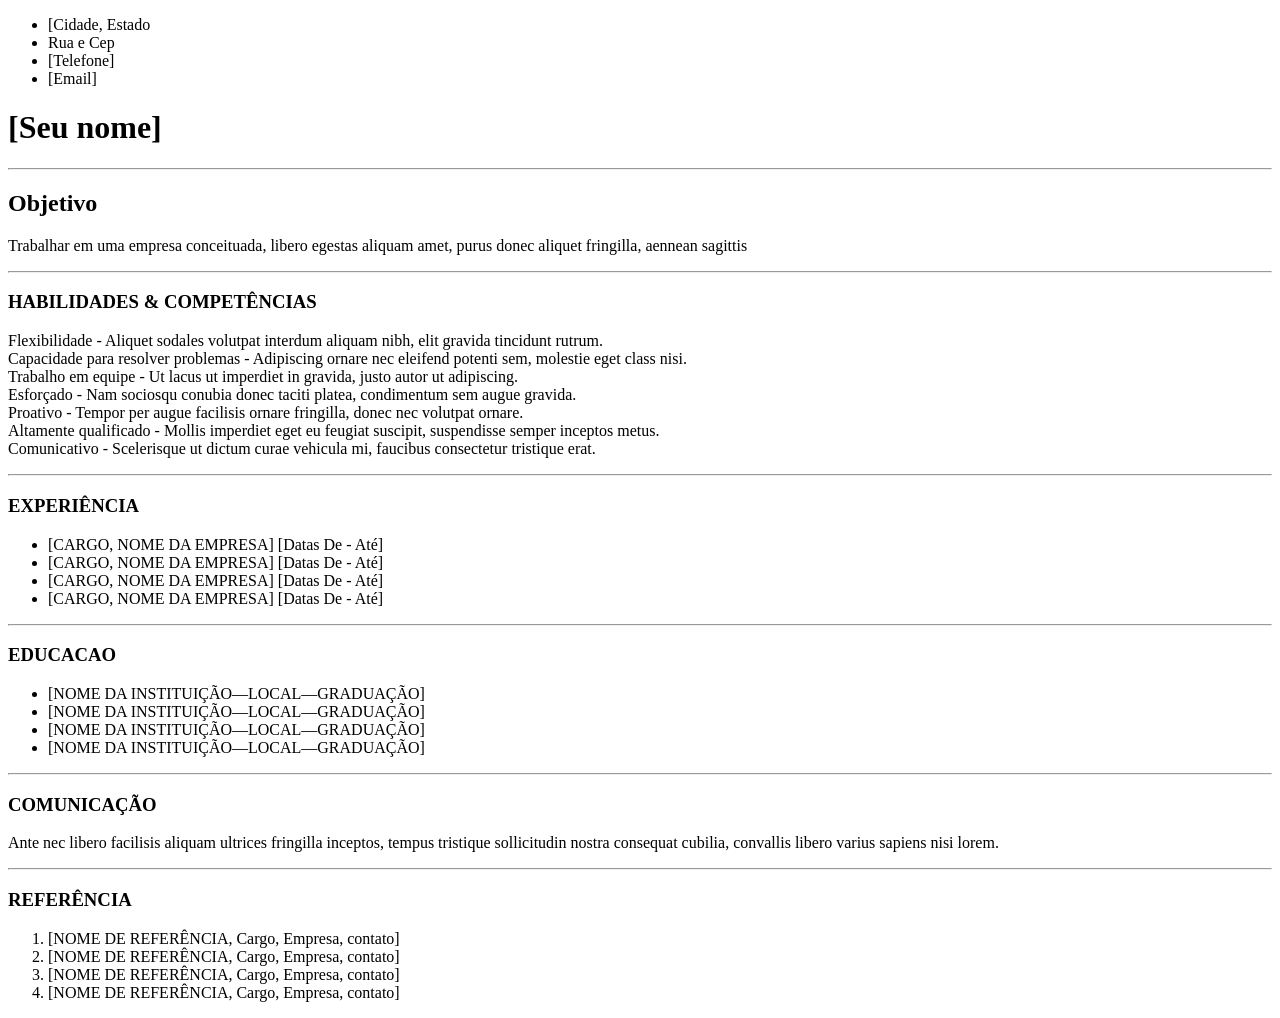
<file: curriculo_html/correcao.html>
<!DOCTYPE html>
<html lang="en">
<head>
    <meta charset="UTF-8">
    <meta name="viewport" content="width=device-width, initial-scale=1.0">
    <title>Document</title>
</head>
<body>
    <!-- <ul> define uma lista não ordenada-->
    <ul>
       <li>[Cidade, Estado</li> <!--<li> informa o conteudo da lista-->
        <li>Rua e Cep</li>
        <li>[Telefone]</li>
        <li>[Email]</li>
    </ul>
    <h1>[Seu nome]</h1>
    <hr>
 
    <h2>Objetivo</h2>
    <p> Trabalhar em uma empresa conceituada, libero egestas aliquam amet, purus donec aliquet fringilla, aennean sagittis</p>
    <hr>
 
    <dl>
        <dt>
            <h3>HABILIDADES & COMPETÊNCIAS</h3>
        </dt>
        <dd></dd>Flexibilidade - Aliquet sodales volutpat interdum aliquam nibh, elit gravida tincidunt rutrum.
        <dd></dd>Capacidade para resolver problemas - Adipiscing ornare nec eleifend potenti sem, molestie eget class nisi.
        <dd></dd>Trabalho em equipe - Ut lacus ut imperdiet in gravida, justo autor ut adipiscing.
        <dd></dd>Esforçado - Nam sociosqu conubia donec taciti platea, condimentum sem augue gravida.
        <dd></dd>Proativo - Tempor per augue facilisis ornare fringilla, donec nec volutpat ornare.
        <dd></dd>Altamente qualificado - Mollis imperdiet eget eu feugiat suscipit, suspendisse semper inceptos metus.
        <dd></dd>Comunicativo - Scelerisque ut dictum curae vehicula mi, faucibus consectetur tristique erat.
    </dl>
    <hr>
    

  <h3>EXPERIÊNCIA</h3>
  <ul>
     <li>[CARGO, NOME DA EMPRESA] [Datas De - Até]</li>
     <li>[CARGO, NOME DA EMPRESA] [Datas De - Até]</li>
     <li>[CARGO, NOME DA EMPRESA] [Datas De - Até]</li>
     <li>[CARGO, NOME DA EMPRESA] [Datas De - Até]</li>
     </ul>
     <hr>
     


</body>
</body>
</html>

  <h3>EDUCACAO</h3>
  <ul>
     <li>[NOME DA INSTITUIÇÃO—LOCAL—GRADUAÇÃO]</li>
     <li>[NOME DA INSTITUIÇÃO—LOCAL—GRADUAÇÃO]</li>
     <li>[NOME DA INSTITUIÇÃO—LOCAL—GRADUAÇÃO]</li>
     <li>[NOME DA INSTITUIÇÃO—LOCAL—GRADUAÇÃO]</li>
     </ul>
     <hr>

     <h3>COMUNICAÇÃO</h3>
     <P>Ante nec libero facilisis aliquam ultrices fringilla inceptos, tempus tristique sollicitudin nostra consequat
    cubilia, convallis libero varius sapiens nisi lorem.</p>
    <hr>


<h3>REFERÊNCIA</h3>
<ol>
     <li>[NOME DE REFERÊNCIA, Cargo, Empresa, contato]</li>
     <li>[NOME DE REFERÊNCIA, Cargo, Empresa, contato]</li>
     <li>[NOME DE REFERÊNCIA, Cargo, Empresa, contato]</li>
     <li>[NOME DE REFERÊNCIA, Cargo, Empresa, contato]</li>
<ol>
 <body>
 <html>
</file>
<file: atividade_final_css/style/style.css>
* {
    padding: 0;
    margin: 0;
    box-sizing: border-box;
}
 
body {
    font-family: Arial, sans-serif;
    background-color: #f4f4f4;
    color: #222;
}
 
header {
    background-color: #222;
    padding: 25px;
    position: sticky;
    top: 0;
}
 
nav ul {
    display: flex;
    gap: 25px;
    justify-content: center;
    list-style: none;
}
 
nav a {
    color: white;
    text-decoration: none;
    font-weight: bold;
}
 
nav a:hover {
    color: #00bcd4;
}
 
main {
    width: 90%;
    margin: 30px auto;
}
 
.secao {
    margin: 40px 0;
    padding: 30px;
    background-color: white;
    border-radius: 10px;
}
article {
    padding: 20px;
    margin: 15px 0;
    text-align: center;
    background-color: #fafafa;
}
 
/* BORDAS */
 
.bordas article:nth-child(1) {
    border: 5px solid #000;
}
 
.bordas article:nth-child(2) {
    border: 5px outset #3498db;
}
 
.bordas article:nth-child(3) {
    border: 5px inset #e67e22;
}
 
.bordas article:nth-child(4) {
    border: 5px ridge #9b59b6;
}
 
.bordas article:nth-child(5) {
    border: 5px groove #2ecc71;
}
 
.bordas article:nth-child(6) {
    border: 5px double #e74c3c;
}
 
.bordas article:nth-child(7) {
    border: 5px dotted #34495e;
}
 
.bordas article:nth-child(8) {
    border: 5px dashed #f1c40f;
}
 
/*espessuras das fontes*/
 
 
.peso-100 {
    font-weight: 100
}
 
.peso-200 {
    font-weight: 200
}
 
.peso-300 {
    font-weight: 300
}
 
 
.peso-400 {
    font-weight: 400
}
 
 
.peso-500 {
    font-weight: 500
}
 
 
.peso-600 {
    font-weight: 600
}
 
 
.peso-700 {
    font-weight: 700
}
 
 
.peso-800 {
    font-weight: 800
}
 
 
.peso-900 {
    font-weight: 900
}
 
 
.peso-bold {
    font-weight: bold
}
 
 
.peso-normal {
    font-weight: normal
}
 
/* BACKGROUNS */
 
.backgrounds article {
    min-height: 100px;
    color: white;
    font-weight: bold;
}
 
.backgrounds article:nth-child(1) {
    background-color: #3498db;
}
 
.backgrounds article:nth-child(2) {
    background: linear-gradient(to right, #8e44ad, #3498db);
}
 
.backgrounds article:nth-child(3) {
    background-image: url(../image/cover.jpg);
    background-size: cover;
    background-position: center;
}
 
.backgrounds article:nth-child(4) {
    background-image: url(../image/repeat.jpg);
    background-repeat: repeat;
}
 
.backgrounds article:nth-child(5) {
    background-image: url(../image/no-repeat.jpg);
    background-repeat: no-repeat;
    background-position: center;
    background-color: #222;
}
 
.backgrounds article:nth-child(6) {
    background-image: url(../image/fixed.jpg);
    background-attachment: fixed;
    background-size: cover;
    background-position: center;
}
 
.backgrounds article:nth-child(7) {
    background-color: rgba(255, 0, 0, 0.3);
    color: #000;
}
 /* opacity:0.3; */
 
 /* LISTAS */
 
 .listas {
    display: grid;
    grid-template-columns:  repeat(auto-fit, minmax(180px, 1px));
    gap: 20px;
}
 
.listas ul {
    background-color: #fafafa;
    padding: 25px 35px;
    border: 1px solid #ccc;
}
 
.listas ul:nth-child(1) {
    list-style-type: disc;
}
 
.listas ul:nth-child(1) {
    list-style-type: circle;
}
 
.listas ul:nth-child(1) {
    list-style-type: square;
}
 
.listas ul:nth-child(1) {
    list-style-type: decimal;
}
 
.listas ul:nth-child(1) {
    list-style-type: upper-alpha;
}
 
.listas ul:nth-child(1) {
    list-style-type: upper-alpha;
}
 
.listas ul:nth-child(1) {
    list-style-type: none;
}
 
/* TIPOS DE FONTES */
 
.tipos-fontes article:nth-child(1) {
    font-family: Arial, sans-serif;
}
 
.tipos-fontes article:nth-child(2) {
    font-family: Verdana, sans-serif;
}
 
.tipos-fontes article:nth-child(3) {
    font-family: Georgia, serif;
}
 
.tipos-fontes article:nth-child(4) {
    font-family: 'Times New Roman', serif;
}
 
.tipos-fontes article:nth-child(5) {
    font-family: 'Courier New', monospace;
}
 
.tipos-fontes article:nth-child(6) {
    font-family: "Trebuchet MS", sans-serif
}
 
.tipos-fontes article:nth-child(7) {
    font-family: Impact, sans-serif;
}




/* LINHA SEPARADORA */


hr {
  margin: 40px 0;
   border: none;
   height: 2px;
   background-color: #ddd;
}


/* RESPONSIVEL */


  @media (max-width: 768px) {
    nav ul {
        flex-direction: column;
        align-items: center;
    }

    main {
        width: 95%;
  }

}
</file>
<file: flexbox/style/style.css>
/* ===========================================
   Configurações gerais
=========================================== */
 
:root {
    color-scheme: dark;
    --backgroud: #09090b;
    --surface: #18181b;
    --surface-soft: #27272a;
    --surface-highlight: #3f3f46;
    --border: #52525b;
    --text: #f4f4f5;
    --text-muted: #d4d4d8;
    --primary: #6366f1;
    --primary-hover: #818cf8;
    --accent: #38bdf8;
    --success: #22c55e;
    --warning: #f59e0b;
    --danger: #ef4444;
    --item: #0ea5e9;
    --item-select: #f97316;
    --radius-small: 8px;
    --radius-medium: 12px;
    --radius-large: 18px;
    --shadow: 0 18px 45px rgba(0, 0, 0, 0.24);
}
 
* {
    margin: 0;
    padding: 0;
    box-sizing: border-box;
}
 
html {
    scroll-behavior: smooth;
    scroll-padding-top: 100px;
}
 
body {
    min-height: 100vh;
    padding: clamp(16px, 4vw, 48px);
    color: var(--text);
    background:
        radial-gradient(circle at top left,
            rgba(99, 102, 241, 0.16),
            transparent 34rem),
        var(--backgroud);
        font-family: Inter, Arial, Arial, Helvetica, sans-serif;
        line-height: 1.5;
}
 
button,
select {
    font: inherit;
}
 
button,
a,
select {
    -webkit-tap-highlight-color: transparent;
}
 
button:focus-visible,
a:focus-visible,
select:focus-visible {
    outline: 3px solid #facc15;
    outline-offset: 3px;
}
 
/* ===========================================
   Cabeçalho e navegação
=========================================== */
 
.page-header {
    max-width: 1200px;
    margin: 0 auto 28px;
    padding: clamp(28px, 6vw, 72px);
    text-align: center;
    background:
        linear-gradient(
            135deg, rgba(99, 102, 241, 0.28),
            rgba(14, 165, 233, 0.12)
        ),
        var(--surface);
    border: 1px solid rgba(129, 140, 248, 0.35);
    border-radius: 24px;
    box-shadow: var(--shadow);
}
 
.page-label,
.property-type,
.group-header span {
    display: inline-flex;
    align-items: center;
    width: fit-content;
    padding: 6px 11px;
    color: #c7d2fe;
    background-color: rgba(99, 102, 241, 0.16);
    border: 1px solid rgba(99, 102, 241, 0.16);
    border-radius: 999px;
    font-size: 0.75rem;
    font-weight: 700;
    letter-spacing: 0.08em;
    text-transform: uppercase;
}
 
.page-header h1 {
    margin-top: 16px;
    font-size: clamp(2rem, 7vw, 4.5rem);
    line-height: 1;
    letter-spacing: -0.05em;
}
 
.page-header p {
    max-width: 760px;
    margin: 20px auto 0;
    color: var(--text-muted);
    font-size: clamp(1rem, 2vw, 1.15rem);
}
 
.property-navigation {
    position: sticky;
    top: 12px;
    z-index: 20;
    display: flex;
    gap: 8px;
    flex-wrap: nowrap;
    max-width: 1200px;
    margin: 0 auto 36px;
    padding: 12px;
    overflow-x: auto;
    background-color: rgba(24, 24, 27, 0.9);
    border: 1px solid var(--border);
    border-radius: 14px;
    box-shadow: 0 12px 30px rgba(0, 0, 0, 0.2);
    backdrop-filter: blur(14px);
}
 
.property-navigation a {
    flex: 0 0 auto;
    padding: 8px 12px;
    color: var(--text-muted);
    background-color: var(--surface-soft);
    border: 1px solid transparent;
    border-radius: 999px;
    text-decoration: none;
    font-size: 0.85;
    transition: 0.2s;
}
 
.property-navigation a:hover {
    color: white;
    background-color: var(--primary);
    border-color: var(--primary-hover);
}
 
/* ===========================================
   Grupos e seções
=========================================== */
 
main {
    max-width: 1200px;
    margin: 0 auto;
}
 
.group-header {
    margin: 64px 0 22px;
    padding: clamp(20px, 4vw, 32px);
    background-color: rgba(24, 24, 27, 0.76);
    border-left: 5px solid var(--accent);
    border-radius: 0 var(--radius-large) var(--radius-large) 0;
}
 
.group-header h2 {
    margin-top: 12px;
    color: var(--text);
    font-size: clamp(1.6rem, 4vw, 2.5);
}
 
.group-header p {
    margin-top: 8px;
    color: var(--text-muted);
}
 
/* ===========================================
   CARD DE DEMONTRAÇÃO
 
   Cada propredade é apresentada dentro de um card separado.
 
   overflow: hidden impede que elementos ultrapassem as bordas.
=========================================== */
 
.demo {
    margin-bottom: 36px;
    padding: clamp(20px, 4vw, 34px);
    overflow: hidden;
    background-color: rgba(24, 24, 27, 0.92);
    border: 1px solid var(--surface-highlight);
    border-radius: var(--radius-large);
    box-shadow: var(--shadow);
}
 
/* ===========================================
   CABEÇALHO INTERNO DA DEMONSTRAÇÃO
 
   Utiliza flexbox para separar
=========================================== */
 
 
.demo-heading {
    display: flex;
    align-items: flex-start;
    justify-content: space-between;
    gap: 20px;
}
 
.demo-heading h2 {
    margin-top: 8px;
    color: var(--accent);
    font-size: clamp(1.55rem, 4vw, 2.2rem);
}
 
.item-property {
    color: #fed7aa;
    background-color: rgba(249, 115, 22, 0.14);
    border-color: rgba(249, 115, 22, 0.3);
}
 
.challenge-label {
    color: #bbf7d0;
    background-color: rgba(34, 197, 94, 0.14);
    border-color: rgba(34, 197, 94, 0.3);
}
 
.demo-introduction {
    max-width: 850px;
    margin: 18px 0 22px;
    color: var(--text-muted);
    line-height: 1.7;
}
 
.demo-introduction strong {
    color: white;
}
 
/* ===========================================
   DESCRIÇÃO DINÂMICA
 
   Este texto será atualizado pelo JavaScript quando o aluno
   selecionar outro valor da propriedade.
=========================================== */
 
.property-description {
    min-height: 52px;
    margin: 0 0 18px;
    padding: 12px 16px;
    color: #e0f2fe;
    background-color: rgba(14, 165, 233, 0.09);
    border-left: 4px solid var(--accent);
    border-radius: 0 var(--radius-small) var(--radius-small);
}
 
/* ===========================================
   BOTÕES E CONTROLES
=========================================== */
 
/* Organiza os botões em linha e permite quebra automatica. */
 
.buttons {
    display: flex;
    gap: 10px;
    flex-wrap: wrap;
    margin-bottom: 18px;
}
 
/* ===========================================
   BOTÃO PADRÃO
 
   min-height: 44px cria uma área confortavel para clique
   também em dispositivos com tela sensivel ao toque.
=========================================== */
 
button {
    min-height: 44px;
    padding: 10px 17px;
    color: white;
    background-color: var(--primary);
    border: 1px solid transparent;
    border-radius: var(--radius-small);
    cursor: pointer;
    font-weight: 700;
    transition:
        transform 0.2s,
        backgroud-color 0.2s,
        border-color 0.2s,
        box-shadow 0.2s;
}
 
button:hover {
    background-color: var(--primary-hover);
    transform: translateY(-1px);
}
 
/* ===========================================
   BOTÃO ATIVO
 
   A classe active é controlada pelo JavaScript e mostra qual
   valor CSS está selecionada
=========================================== */
 
button.active {
    color: #052e16;
    background-color: var(--success);
    border-color: #86efac;
    box-shadow: 0 0 0 4px rgba(34, 197, 94, 0.14);
}
 
.reset-button,
.copy-button {
    color: var(--text-muted);
    background-color: var(--surface-soft);
    border-color: var(--border);
    font-weight: 600;
}
 
.reset-button:hover,
.copy-button:hover {
    color: white;
    background-color: var(--surface-highlight);
}
 
/*
    Esta classe é adicionada temporariamente pelo JavaScript
    após o código CSS ser copiado
*/
 
.copy-button.copy-sucess {
    color: #052e16;
    background-color: var(--success);
    border-color: #86efac;
}
 
.compact-buttons {
    margin-bottom: 0;
}
 
/* ===========================================
   CONTROLE DA DEMONSTRAÇÃO flex-shrink
 
   flex-shrink só é percebido quando falta espaço.
 
   Por isso esta área permite alterar a largura do container.
=========================================== */
 
.size-controls {
    display: flex;
    align-items: center;
    gap: 14px;
    flex-wrap: wrap;
    margin-bottom: 18px;
    padding: 14px;
    background-color: var(--surface);
    border-radius: var(--radius-medium);
}
 
.size-controls span {
    color: var(--text-muted);
    font-weight: 700;
}
 
/* ===========================================
   CONTAINERS E ITENS
=========================================== */
 
/* ===========================================
   FLEX CONTAINER BASE
 
   Esta é a classe principal do laboratorio.
 
   display: flex ativa o Flexbox.
   flex-direction: row define a direção inicial.
   gap cria espaço entre os Flex Items.
 
   position: relative permite posicionar rótulos e indicadores
   dentro do container.
 
   overflow: auto cria rolagem quando necessario.
=========================================== */
 
.container {
    position: relative;
    display: flex;
    flex-direction: row;
    width: 100%;
    min-height: 350px;
    gap: 10px;
    padding: 46px 20px 20px;
    overflow: auto;
    background:
        linear-gradient(rgba(255, 255, 255, 0.25) 1px, transparent 1px),
        linear-gradient(90deg, rgba(255, 255, 255, 0.25) 1px, transparent 1px),
        var(--surface-highlight);
    background-size: 32px 32px;
    border: 1px solid var(--border);
    border-radius: var(--radius-medium);
    transition: 0.35s;
}
 
/* ===========================================
   RÓTULO DO CONTAINER
 
   position absolute posiciona o rótulo sobre a área visual.
 
   pointer-events: none impede que ele bloqueie cliques.
=========================================== */
 
.container-label {
    position: absolute;
    top: 10px;
    left: 12px;
    z-index: 5;
    padding: 4px 8px;
    color: #d4d4d8;
    background-color: rgba(9, 9, 11, 0.8);
    border-radius: 5px;
    font-family: Consolas, Monaco, monospace;
    font-size: 0.72rem;
    pointer-events: none;
}
 
/* ===========================================
   FLEX ITEM BASE
 
   Cada card numerado representa um Flex Item.
 
   O  próprio item também usa display: flex para centralizar
   seu conteúdo interno.
 
   flex: 0 1 auto significa:
   - não crescer
   - pode encolher
   - usar tamanho automático como base
=========================================== */
 
.item {
    position: relative;
    display: flex;
    flex: 0 1 auto;
    align-items: center;
    justify-content: center;
    width: 120px;
    height: 120px;
    color: white;
    background:
        linear-gradient(145deg, rgba(255, 255, 255, 0.16), transparent 50%),
        var(--item);
    border: 2px solid rgba(255, 255, 255, 0.28);
    border-radius: 12px;
    box-shadow:
        0 10px 25px rgba(0, 0, 0, 0.2)
        inset 0 1px 0 rgba(255, 255, 255, 0.22);
    font-size: 2rem;
    font-weight: 800;
    transition: 0.35s;
}
 
/* ===========================================
   PSEUDOELEMENTO ::before
 
   Cria o texto "item" sem adicionar outro elemento no HTML.
 
   É usado apenas como elemento visual.
=========================================== */
 
.item::before {
    content: "item";
    position: absolute;
    top: 7px;
    left: 8px;
    font-size: 0.58rem;
    font-weight: 700;
    letter-spacing: 0.08em;
    text-transform: uppercase;
    opacity: 0.72;
}
 
.item small {
    position: absolute;
    bottom: 8px;
    font-size: 0.58rem;
    letter-spacing: 0.05;
    text-transform: uppercase;
}
 
/* Destaca visualmente o item manipulado na demontração. */
 
.item select {
    background:
        linear-gradient(145deg, rgba(255, 255, 255, 0.18), transparent 50%),
        var(--item-select);
    border-color: #fdba74;
}
 
/* ===========================================
   INDICADORES DE EIXO
 
   Mostram o eixo principal e o eixo secundário do flexbox.
=========================================== */
 
.axis {
    position: absolute;
    z-index: 4;
    padding: 4px 8px;
    color: #f4f4f5;
    background-color: rgba(9, 9, 11, 0.82);
    border-radius: 5px;
    font-size: 0.68rem;
    pointer-events: none;
}
 
.axis-main {
    right: 12px;
    bottom: 8px;
}
 
/*
writing-mode altera a direcao da escrita para apresentar
o rotulo verficalmente
*/

.axis-cross {
   top: 48px;
   right: 8px;
   writing-mode: vertical-rl;
}

/*=========================================== 
  PAINEL DE CODIGO
/*=========================================== 
    ESTRUTURA DO PAINEL

    CSS grid cria duas colunas
    - codigo ocupando o espaco disponivel
    - botao de copiar com largura automatica
=========================================== */

.code-wrapper {
   display: grid;
   grid-template-columns: 1fr auto;
   gap: 12px;
   align-items: end;
   margin-top: 22px;
}

/*=========================================== 
  BLOCO DE CODIGO

  Usa fonte monoespacada para melhorar a leitura

  over-flow-x:auto adicionar rolagem quando o conteudo nao 
  cabe em telas pequenas
=========================================== */

.code {
   position: relative;
   min-width: 0;
   padding: 42px 20px 20px;
   overflow-x: auto;
   color: #e4e4e7;
   background-color: #050506;
   border: 1px solid #3f3f46;
   border-radius: 10px;
   font-family: Consolas , Monaco ,monospace;
   font-size: clamp(0.85rem , 2vw, 1rem);
   line-height: 1.65;
}

/* Cria o rotulo "CSS" sem precisar adionar-lo no HTML */

.code::before {
   content: "css";
   position: absolute;
   top: 12px;
   left: 18px;
   color: #a1a1aa;
   font-size: 072rem;
   font-weight: 700;
   letter-spacing: 012em;
}

.code strong {
  color: var(--success);

}

/* ===========================================
   CONFIGURAÇÕES ESPECIFICAS ESPECIFICAS DAS DEMOSNTRAÇÕES
   
   A classe .container define o comportamento base.
 
   As classes abaixo alteram apenas o necessario para tornar
   cada propiedade bísivel e didática
   =========================================== */
</file>
